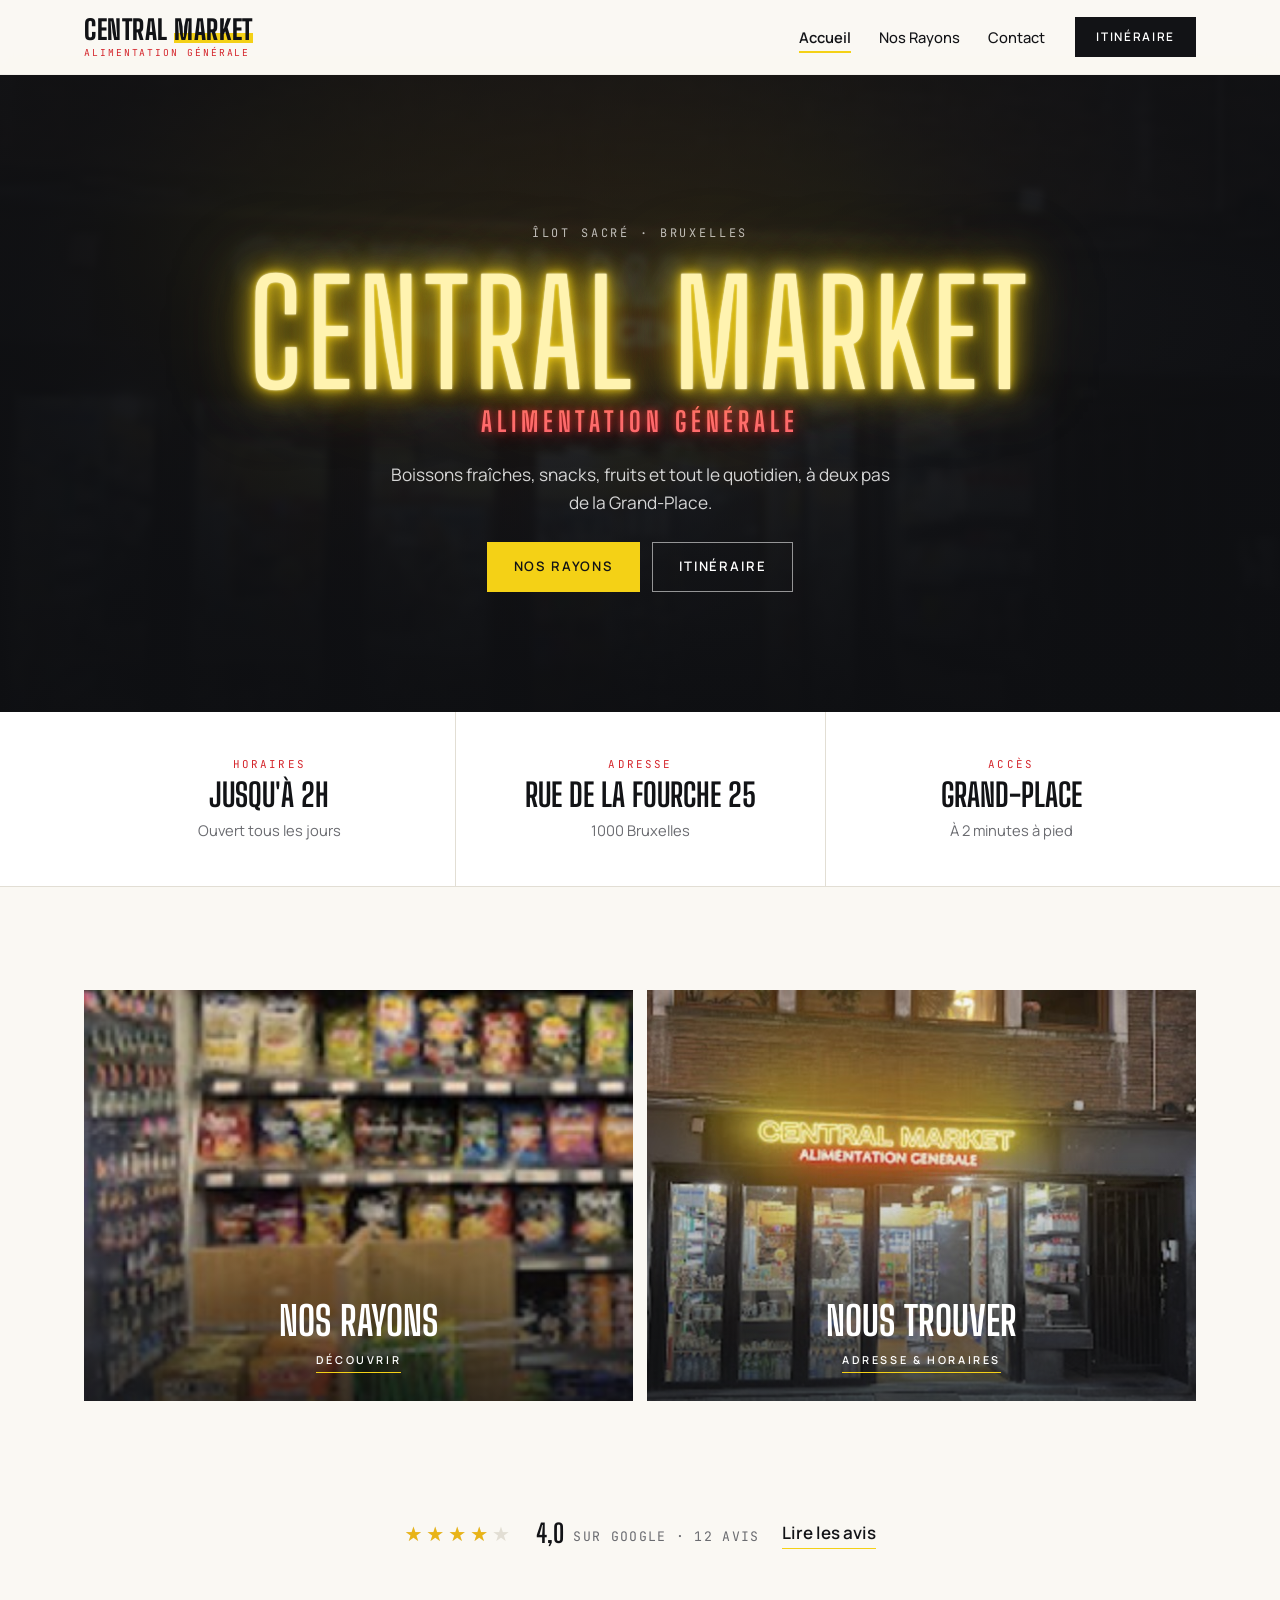
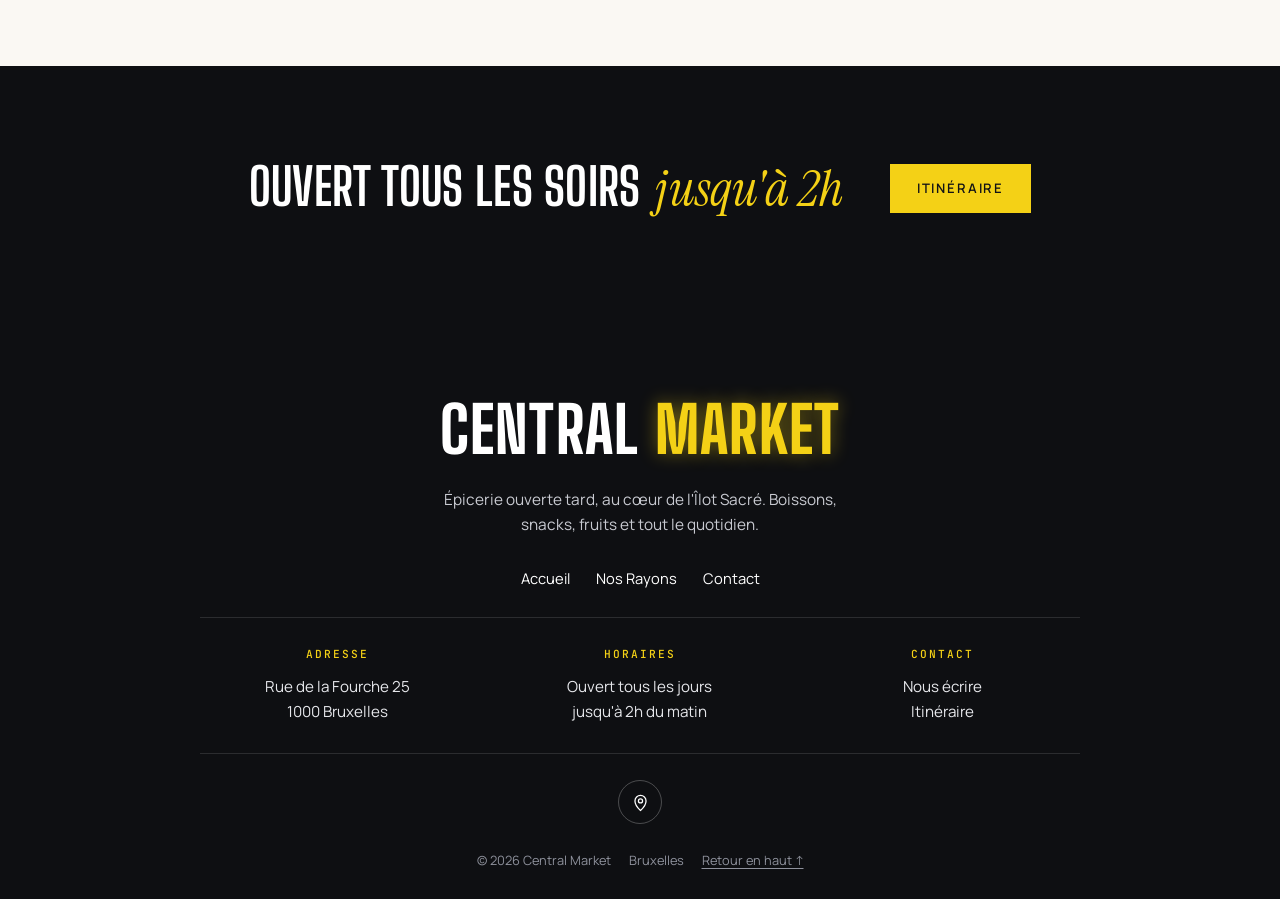
<file: index.html>
<!doctype html>
<html lang="fr">
<head>
<meta charset="utf-8">
<meta name="viewport" content="width=device-width, initial-scale=1, viewport-fit=cover">
<meta name="theme-color" content="#0E0F12">
<meta property="og:title" content="Central Market">
<meta property="og:description" content="Central Market, épicerie ouverte tard, Rue de la Fourche 25, à deux pas de la Grand-Place de Bruxelles.">
<meta property="og:image" content="images/facade.jpg">
<title>Central Market</title>
<meta name="description" content="Central Market, épicerie ouverte tard, Rue de la Fourche 25, à deux pas de la Grand-Place de Bruxelles.">
<link rel="preconnect" href="https://fonts.googleapis.com">
<link rel="preconnect" href="https://fonts.gstatic.com" crossorigin>
<link rel="stylesheet" href="https://fonts.googleapis.com/css2?family=Big+Shoulders+Display:wght@500;700;800&family=Instrument+Serif:ital@0;1&family=Manrope:wght@400;500;600&family=JetBrains+Mono:wght@400;500&display=swap">
<link rel="stylesheet" href="styles.css">
</head>
<body>
<header class="site-header" id="top">
  <div class="wrap header-in">
    <a class="logo" href="index.html" aria-label="Central Market, accueil">
      <span class="logo-name">Central <span>Market</span></span>
      <span class="logo-sub">Alimentation générale</span>
    </a>
    <nav class="nav" aria-label="Navigation principale">
      <ul class="nav-links">
        <li><a href="index.html" aria-current="page">Accueil</a></li>
        <li><a href="rayons.html">Nos Rayons</a></li>
        <li><a href="contact.html">Contact</a></li>
      </ul>
      <a class="btn btn-ink btn-sm" href="https://www.google.com/maps/dir/?api=1&amp;destination=Rue+de+la+Fourche+25,+1000+Bruxelles" target="_blank" rel="noopener">Itinéraire</a>
    </nav>
    <button class="burger" id="burger" type="button" aria-label="Ouvrir le menu" aria-expanded="false" aria-controls="mobile-menu">
      <span class="b-label">Menu</span><span class="b-icon" aria-hidden="true"><i></i><i></i></span>
    </button>
  </div>
</header>

<div class="mobile-menu" id="mobile-menu" aria-hidden="true" inert>
  <div class="m-top">
    <a class="logo" href="index.html" aria-label="Central Market, accueil">
      <span class="logo-name">Central <span>Market</span></span>
      <span class="logo-sub">Alimentation générale</span>
    </a>
    <button class="burger m-close" type="button" aria-expanded="true" aria-label="Fermer le menu">
      <span class="b-label">Fermer</span><span class="b-icon" aria-hidden="true"><i></i><i></i></span>
    </button>
  </div>
  <nav class="m-nav" aria-label="Menu mobile">
    <ul class="m-list">
      <li style="--i:0"><a class="m-link" href="index.html" aria-current="page">Accueil</a></li>
      <li style="--i:1"><a class="m-link" href="rayons.html">Nos Rayons</a></li>
      <li style="--i:2"><a class="m-link" href="contact.html">Contact</a></li>
    </ul>
    <span class="m-orn" aria-hidden="true"></span>
    <a class="m-cta" href="https://www.google.com/maps/dir/?api=1&amp;destination=Rue+de+la+Fourche+25,+1000+Bruxelles" target="_blank" rel="noopener">Itinéraire</a>
  </nav>
</div>
<main>
<section class="hero" aria-label="Central Market">
  <div class="hero-bg" aria-hidden="true"></div>
  <div class="wrap hero-in">
    <p class="hero-eyebrow">Îlot Sacré · Bruxelles</p>
    <h1 class="neon-sign"><span class="neon">Central Market</span><span class="neon-sub">Alimentation générale</span></h1>
    <p class="hero-lead">Boissons fraîches, snacks, fruits et tout le quotidien, à deux pas de la Grand-Place.</p>
    <div class="hero-cta">
      <a class="btn btn-neon" href="rayons.html">Nos rayons</a>
      <a class="btn btn-line" href="https://www.google.com/maps/dir/?api=1&amp;destination=Rue+de+la+Fourche+25,+1000+Bruxelles" target="_blank" rel="noopener">Itinéraire</a>
    </div>
  </div>
</section>

<section class="home-info" aria-label="Infos pratiques">
  <div class="wrap info3">
    <div><span class="i-label">Horaires</span><b>Jusqu'à 2h</b><span>Ouvert tous les jours</span></div>
    <div><span class="i-label">Adresse</span><b>Rue de la Fourche 25</b><span>1000 Bruxelles</span></div>
    <div><span class="i-label">Accès</span><b>Grand-Place</b><span>À 2 minutes à pied</span></div>
  </div>
</section>

<section class="home-tiles" aria-label="Découvrir">
  <div class="wrap tiles2">
    <a class="tile" href="rayons.html"><img src="images/rayons.jpg" alt="" loading="lazy" width="252" height="424"><span class="tile-cap"><b>Nos rayons</b><em>Découvrir</em></span></a>
    <a class="tile" href="contact.html"><img src="images/facade.jpg" alt="" loading="lazy" width="568" height="424"><span class="tile-cap"><b>Nous trouver</b><em>Adresse &amp; horaires</em></span></a>
  </div>
</section>

<section class="home-rating">
  <div class="wrap hr">
    <span class="stars" role="img" aria-label="4 étoiles sur 5"><span style="width:80%"></span></span>
    <p><b>4,0</b> sur Google · 12 avis</p>
    <a class="link" href="https://www.google.com/maps/search/?api=1&amp;query=Central+Market+Rue+de+la+Fourche+25+1000+Bruxelles" target="_blank" rel="noopener">Lire les avis</a>
  </div>
</section>
<section class="cta-band">
  <div class="wrap cta-in">
    <h2>Ouvert tous les soirs <em>jusqu'à 2h</em></h2>
    <a class="btn btn-neon" href="https://www.google.com/maps/dir/?api=1&amp;destination=Rue+de+la+Fourche+25,+1000+Bruxelles" target="_blank" rel="noopener">Itinéraire</a>
  </div>
</section>
</main>

<footer class="site-footer">
  <div class="wrap f-in">
    <div class="f-logo">Central <span>Market</span></div>
    <p class="f-tag">Épicerie ouverte tard, au cœur de l'Îlot Sacré. Boissons, snacks, fruits et tout le quotidien.</p>
    <ul class="f-nav">
      <li><a href="index.html">Accueil</a></li>
      <li><a href="rayons.html">Nos Rayons</a></li>
      <li><a href="contact.html">Contact</a></li>
    </ul>
    <div class="f-cols">
      <div><h4>Adresse</h4><p>Rue de la Fourche 25<br>1000 Bruxelles</p></div>
      <div><h4>Horaires</h4><p>Ouvert tous les jours<br>jusqu'à 2h du matin</p></div>
      <div><h4>Contact</h4><p><a href="contact.html">Nous écrire</a><br><a href="https://www.google.com/maps/dir/?api=1&amp;destination=Rue+de+la+Fourche+25,+1000+Bruxelles" target="_blank" rel="noopener">Itinéraire</a></p></div>
    </div>
    <div class="socials">
      <a href="https://www.google.com/maps/search/?api=1&amp;query=Central+Market+Rue+de+la+Fourche+25+1000+Bruxelles" target="_blank" rel="noopener" aria-label="Central Market sur Google Maps"><svg viewBox="0 0 24 24" fill="none" stroke="currentColor" stroke-width="1.6" aria-hidden="true"><path d="M12 22s7-6.2 7-12a7 7 0 1 0-14 0c0 5.8 7 12 7 12z"/><circle cx="12" cy="10" r="2.6"/></svg></a>
    </div>
    <div class="f-small">
      <span>© <span id="year">2026</span> Central Market</span>
      <span>Bruxelles</span>
      <button type="button" class="f-top" data-top>Retour en haut ↑</button>
    </div>
  </div>
</footer>
<button type="button" class="to-top" id="to-top" data-top aria-label="Retour en haut de la page"><svg viewBox="0 0 24 24" fill="none" stroke="currentColor" stroke-width="1.8" aria-hidden="true"><path d="M12 19V5M6 11l6-6 6 6"/></svg></button>
<script src="script.js"></script>
</body>
</html>
</file>
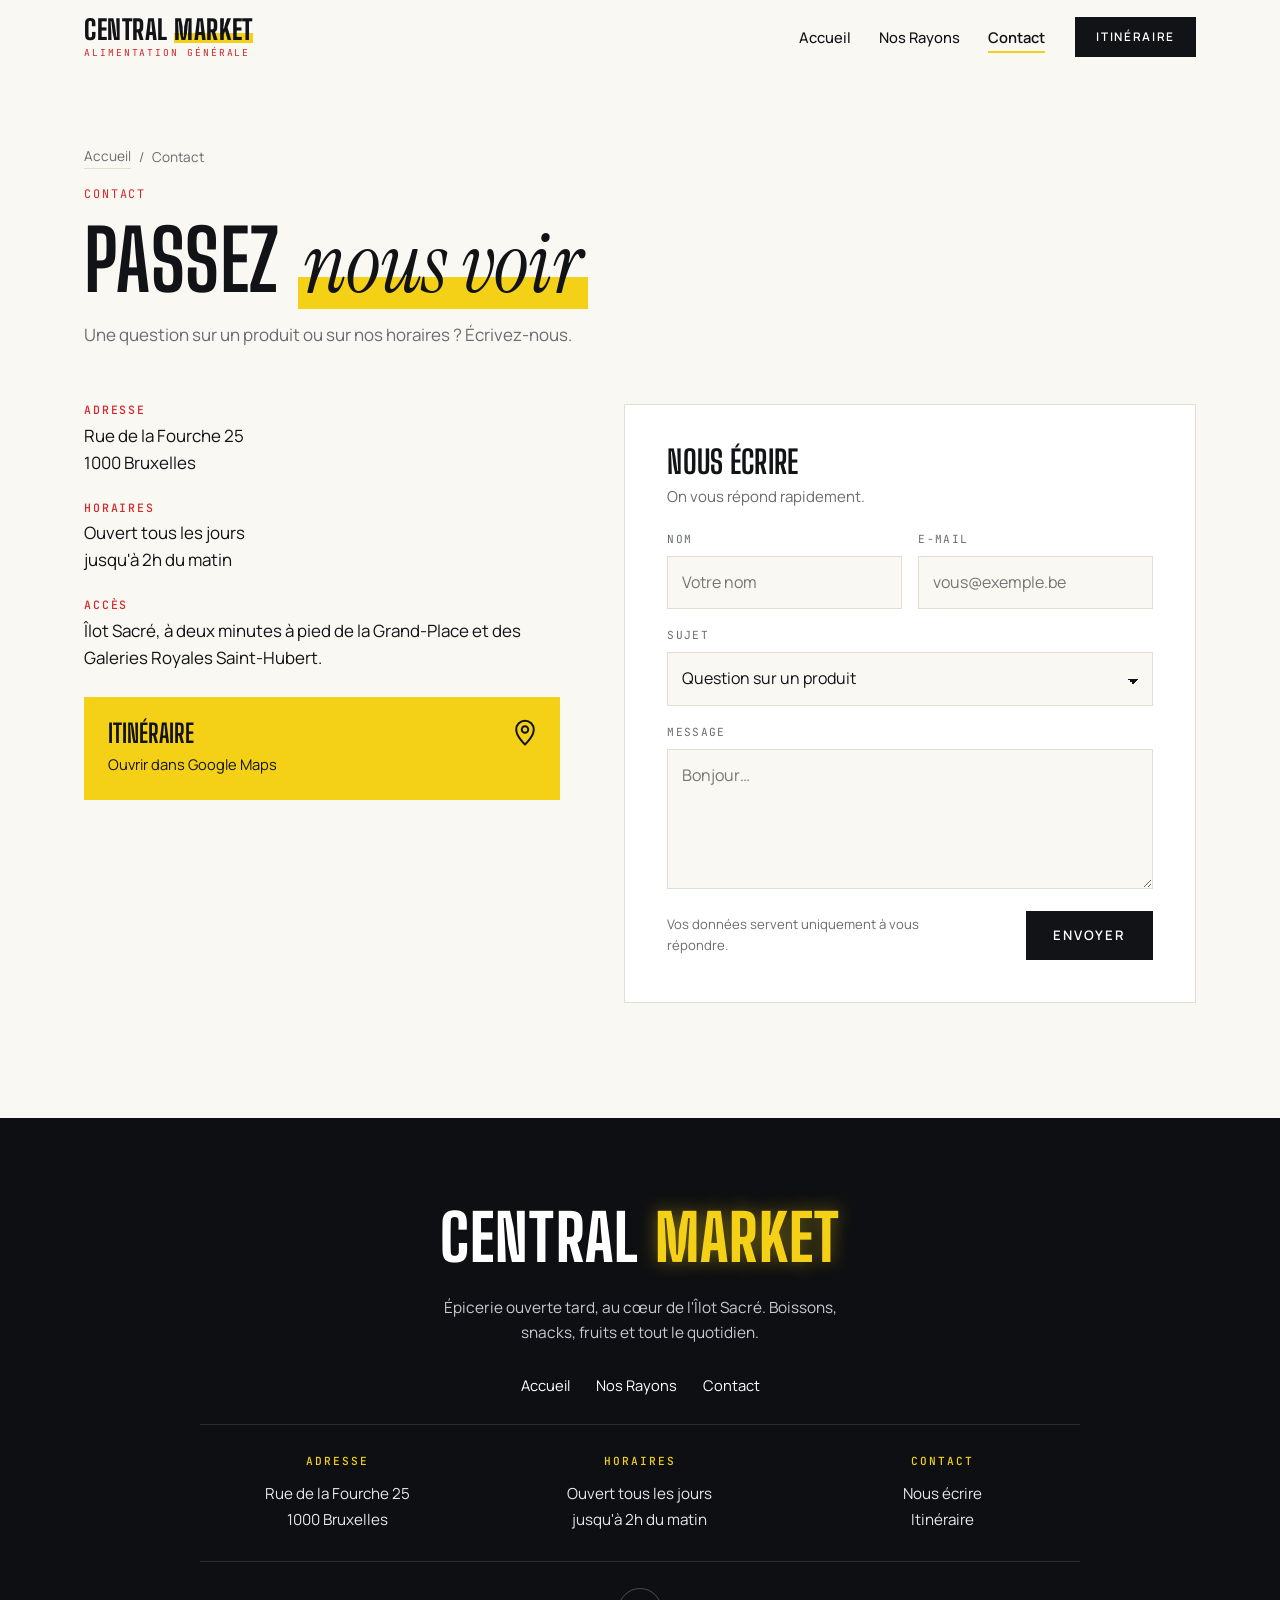
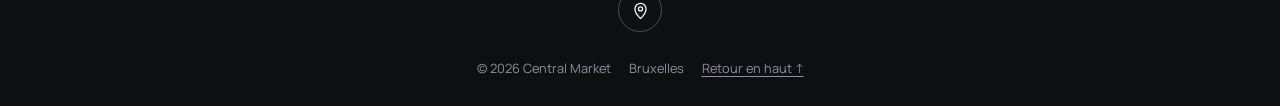
<file: contact.html>
<!doctype html>
<html lang="fr">
<head>
<meta charset="utf-8">
<meta name="viewport" content="width=device-width, initial-scale=1, viewport-fit=cover">
<meta name="theme-color" content="#0E0F12">
<meta property="og:title" content="Contact · Central Market">
<meta property="og:description" content="Adresse, horaires et formulaire de contact de Central Market, Rue de la Fourche 25, Bruxelles.">
<meta property="og:image" content="images/facade.jpg">
<title>Contact · Central Market</title>
<meta name="description" content="Adresse, horaires et formulaire de contact de Central Market, Rue de la Fourche 25, Bruxelles.">
<link rel="preconnect" href="https://fonts.googleapis.com">
<link rel="preconnect" href="https://fonts.gstatic.com" crossorigin>
<link rel="stylesheet" href="https://fonts.googleapis.com/css2?family=Big+Shoulders+Display:wght@500;700;800&family=Instrument+Serif:ital@0;1&family=Manrope:wght@400;500;600&family=JetBrains+Mono:wght@400;500&display=swap">
<link rel="stylesheet" href="styles.css">
</head>
<body>
<header class="site-header" id="top">
  <div class="wrap header-in">
    <a class="logo" href="index.html" aria-label="Central Market, accueil">
      <span class="logo-name">Central <span>Market</span></span>
      <span class="logo-sub">Alimentation générale</span>
    </a>
    <nav class="nav" aria-label="Navigation principale">
      <ul class="nav-links">
        <li><a href="index.html">Accueil</a></li>
        <li><a href="rayons.html">Nos Rayons</a></li>
        <li><a href="contact.html" aria-current="page">Contact</a></li>
      </ul>
      <a class="btn btn-ink btn-sm" href="https://www.google.com/maps/dir/?api=1&amp;destination=Rue+de+la+Fourche+25,+1000+Bruxelles" target="_blank" rel="noopener">Itinéraire</a>
    </nav>
    <button class="burger" id="burger" type="button" aria-label="Ouvrir le menu" aria-expanded="false" aria-controls="mobile-menu">
      <span class="b-label">Menu</span><span class="b-icon" aria-hidden="true"><i></i><i></i></span>
    </button>
  </div>
</header>

<div class="mobile-menu" id="mobile-menu" aria-hidden="true" inert>
  <div class="m-top">
    <a class="logo" href="index.html" aria-label="Central Market, accueil">
      <span class="logo-name">Central <span>Market</span></span>
      <span class="logo-sub">Alimentation générale</span>
    </a>
    <button class="burger m-close" type="button" aria-expanded="true" aria-label="Fermer le menu">
      <span class="b-label">Fermer</span><span class="b-icon" aria-hidden="true"><i></i><i></i></span>
    </button>
  </div>
  <nav class="m-nav" aria-label="Menu mobile">
    <ul class="m-list">
      <li style="--i:0"><a class="m-link" href="index.html">Accueil</a></li>
      <li style="--i:1"><a class="m-link" href="rayons.html">Nos Rayons</a></li>
      <li style="--i:2"><a class="m-link" href="contact.html" aria-current="page">Contact</a></li>
    </ul>
    <span class="m-orn" aria-hidden="true"></span>
    <a class="m-cta" href="https://www.google.com/maps/dir/?api=1&amp;destination=Rue+de+la+Fourche+25,+1000+Bruxelles" target="_blank" rel="noopener">Itinéraire</a>
  </nav>
</div>
<main>
<section class="section page-first">
  <div class="wrap">
    <div class="section-head">
      <nav class="crumb" aria-label="Fil d'Ariane"><a href="index.html">Accueil</a><span aria-hidden="true">/</span><span aria-current="page">Contact</span></nav>
      <span class="eyebrow">Contact</span>
      <h1>Passez <em>nous voir</em></h1>
      <p>Une question sur un produit ou sur nos horaires ? Écrivez-nous.</p>
    </div>
    <div class="contact-grid">
      <div class="info">
        <div class="info-block"><h3>Adresse</h3><p>Rue de la Fourche 25<br>1000 Bruxelles</p></div>
        <div class="info-block"><h3>Horaires</h3><p>Ouvert tous les jours<br>jusqu'à 2h du matin</p></div>
        <div class="info-block"><h3>Accès</h3><p>Îlot Sacré, à deux minutes à pied de la Grand-Place et des Galeries Royales Saint-Hubert.</p></div>
        <a class="map-card" href="https://www.google.com/maps/dir/?api=1&amp;destination=Rue+de+la+Fourche+25,+1000+Bruxelles" target="_blank" rel="noopener"><svg viewBox="0 0 24 24" fill="none" stroke="currentColor" stroke-width="1.6" aria-hidden="true"><path d="M12 22s7-6.2 7-12a7 7 0 1 0-14 0c0 5.8 7 12 7 12z"/><circle cx="12" cy="10" r="2.6"/></svg><b>Itinéraire</b><span>Ouvrir dans Google Maps</span></a>
      </div>
      <form class="card-form" id="form-contact" novalidate>
        <h2 class="form-title">Nous écrire</h2>
        <p class="sub">On vous répond rapidement.</p>
        <input type="checkbox" name="botcheck" class="hp" tabindex="-1" autocomplete="off" aria-hidden="true">
        <div class="fields">
          <div class="field"><label for="c-nom">Nom</label><input id="c-nom" name="name" type="text" autocomplete="name" required placeholder="Votre nom"></div>
          <div class="field"><label for="c-email">E-mail</label><input id="c-email" name="email" type="email" autocomplete="email" required placeholder="vous@exemple.be"></div>
          <div class="field full"><label for="c-sujet">Sujet</label><select id="c-sujet" name="sujet"><option>Question sur un produit</option><option>Horaires &amp; accès</option><option>Fournisseur &amp; partenariat</option><option>Autre</option></select></div>
          <div class="field full"><label for="c-msg">Message</label><textarea id="c-msg" name="message" required placeholder="Bonjour…"></textarea></div>
        </div>
        <div class="form-foot">
          <small>Vos données servent uniquement à vous répondre.</small>
          <button class="btn btn-ink" type="submit">Envoyer</button>
        </div>
        <div class="status" role="status" aria-live="polite"></div>
      </form>
    </div>
  </div>
</section>
</main>

<footer class="site-footer">
  <div class="wrap f-in">
    <div class="f-logo">Central <span>Market</span></div>
    <p class="f-tag">Épicerie ouverte tard, au cœur de l'Îlot Sacré. Boissons, snacks, fruits et tout le quotidien.</p>
    <ul class="f-nav">
      <li><a href="index.html">Accueil</a></li>
      <li><a href="rayons.html">Nos Rayons</a></li>
      <li><a href="contact.html">Contact</a></li>
    </ul>
    <div class="f-cols">
      <div><h4>Adresse</h4><p>Rue de la Fourche 25<br>1000 Bruxelles</p></div>
      <div><h4>Horaires</h4><p>Ouvert tous les jours<br>jusqu'à 2h du matin</p></div>
      <div><h4>Contact</h4><p><a href="contact.html">Nous écrire</a><br><a href="https://www.google.com/maps/dir/?api=1&amp;destination=Rue+de+la+Fourche+25,+1000+Bruxelles" target="_blank" rel="noopener">Itinéraire</a></p></div>
    </div>
    <div class="socials">
      <a href="https://www.google.com/maps/search/?api=1&amp;query=Central+Market+Rue+de+la+Fourche+25+1000+Bruxelles" target="_blank" rel="noopener" aria-label="Central Market sur Google Maps"><svg viewBox="0 0 24 24" fill="none" stroke="currentColor" stroke-width="1.6" aria-hidden="true"><path d="M12 22s7-6.2 7-12a7 7 0 1 0-14 0c0 5.8 7 12 7 12z"/><circle cx="12" cy="10" r="2.6"/></svg></a>
    </div>
    <div class="f-small">
      <span>© <span id="year">2026</span> Central Market</span>
      <span>Bruxelles</span>
      <button type="button" class="f-top" data-top>Retour en haut ↑</button>
    </div>
  </div>
</footer>
<button type="button" class="to-top" id="to-top" data-top aria-label="Retour en haut de la page"><svg viewBox="0 0 24 24" fill="none" stroke="currentColor" stroke-width="1.8" aria-hidden="true"><path d="M12 19V5M6 11l6-6 6 6"/></svg></button>
<script src="script.js"></script>
</body>
</html>
</file>
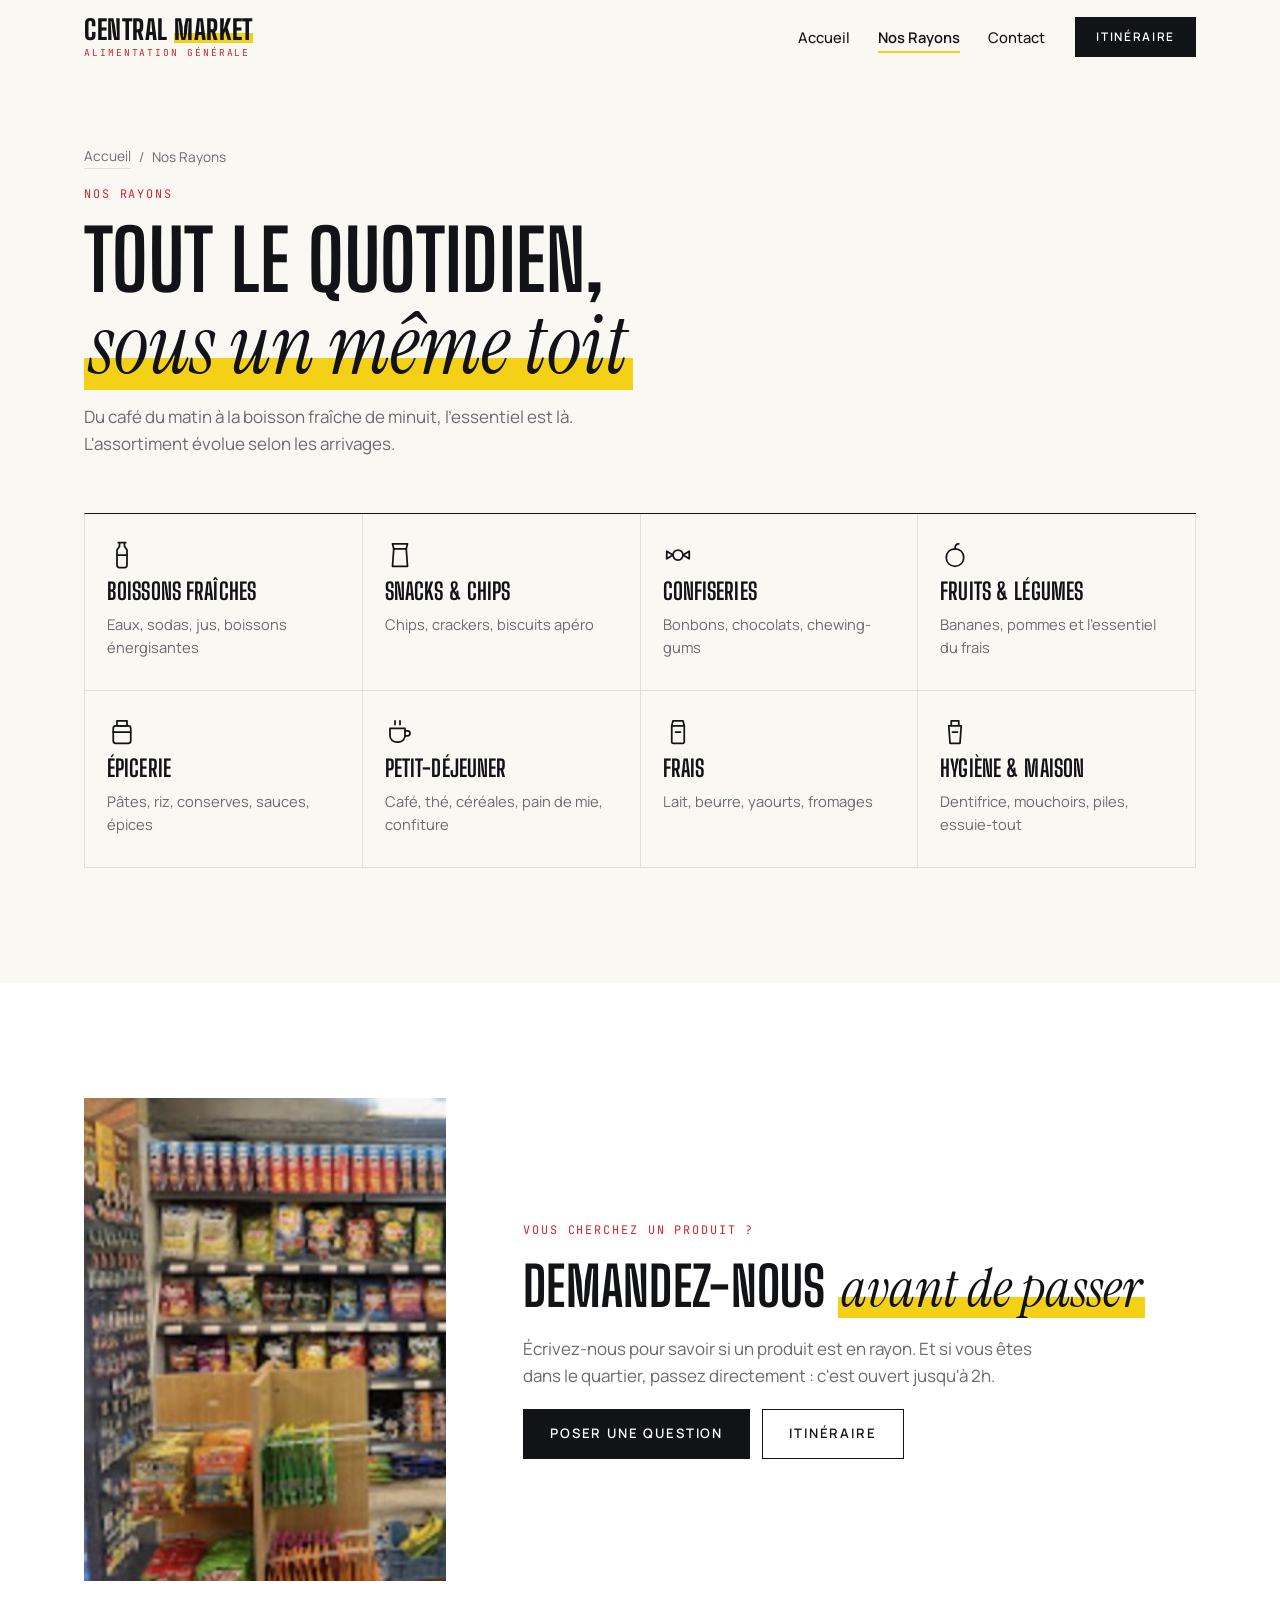
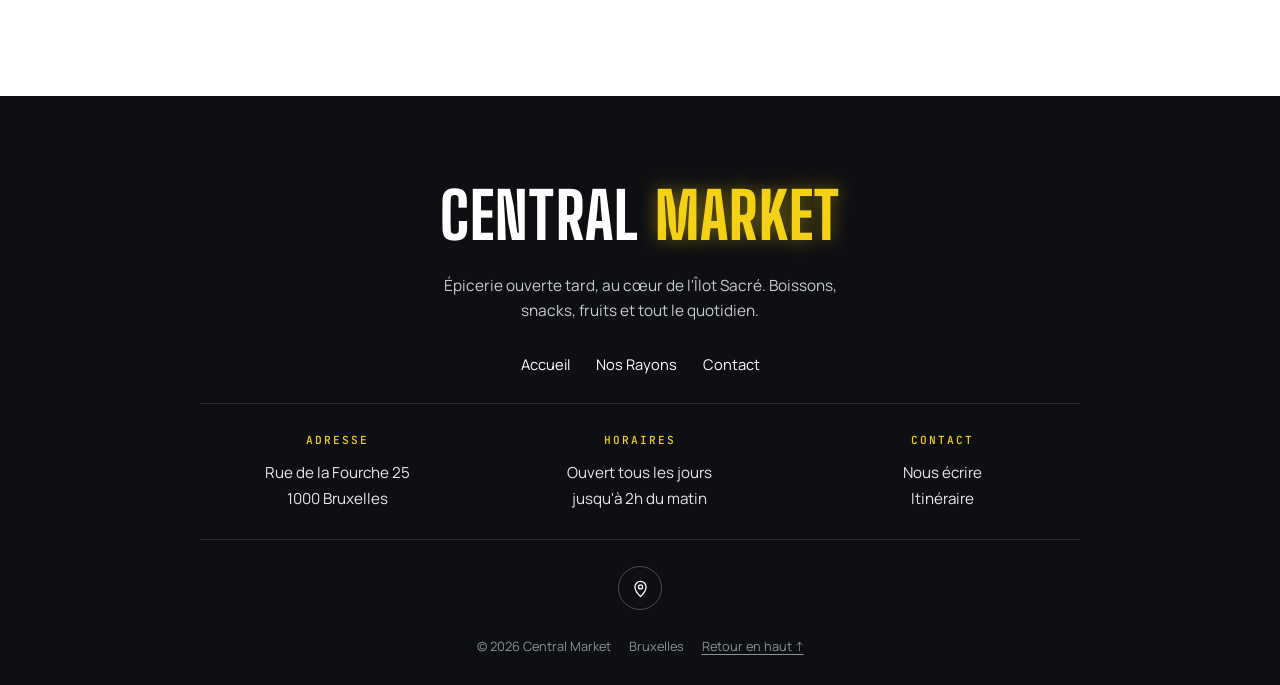
<file: rayons.html>
<!doctype html>
<html lang="fr">
<head>
<meta charset="utf-8">
<meta name="viewport" content="width=device-width, initial-scale=1, viewport-fit=cover">
<meta name="theme-color" content="#0E0F12">
<meta property="og:title" content="Nos Rayons · Central Market">
<meta property="og:description" content="Boissons fraîches, snacks, fruits, épicerie, hygiène : tout le quotidien chez Central Market.">
<meta property="og:image" content="images/facade.jpg">
<title>Nos Rayons · Central Market</title>
<meta name="description" content="Boissons fraîches, snacks, fruits, épicerie, hygiène : tout le quotidien chez Central Market.">
<link rel="preconnect" href="https://fonts.googleapis.com">
<link rel="preconnect" href="https://fonts.gstatic.com" crossorigin>
<link rel="stylesheet" href="https://fonts.googleapis.com/css2?family=Big+Shoulders+Display:wght@500;700;800&family=Instrument+Serif:ital@0;1&family=Manrope:wght@400;500;600&family=JetBrains+Mono:wght@400;500&display=swap">
<link rel="stylesheet" href="styles.css">
</head>
<body>
<header class="site-header" id="top">
  <div class="wrap header-in">
    <a class="logo" href="index.html" aria-label="Central Market, accueil">
      <span class="logo-name">Central <span>Market</span></span>
      <span class="logo-sub">Alimentation générale</span>
    </a>
    <nav class="nav" aria-label="Navigation principale">
      <ul class="nav-links">
        <li><a href="index.html">Accueil</a></li>
        <li><a href="rayons.html" aria-current="page">Nos Rayons</a></li>
        <li><a href="contact.html">Contact</a></li>
      </ul>
      <a class="btn btn-ink btn-sm" href="https://www.google.com/maps/dir/?api=1&amp;destination=Rue+de+la+Fourche+25,+1000+Bruxelles" target="_blank" rel="noopener">Itinéraire</a>
    </nav>
    <button class="burger" id="burger" type="button" aria-label="Ouvrir le menu" aria-expanded="false" aria-controls="mobile-menu">
      <span class="b-label">Menu</span><span class="b-icon" aria-hidden="true"><i></i><i></i></span>
    </button>
  </div>
</header>

<div class="mobile-menu" id="mobile-menu" aria-hidden="true" inert>
  <div class="m-top">
    <a class="logo" href="index.html" aria-label="Central Market, accueil">
      <span class="logo-name">Central <span>Market</span></span>
      <span class="logo-sub">Alimentation générale</span>
    </a>
    <button class="burger m-close" type="button" aria-expanded="true" aria-label="Fermer le menu">
      <span class="b-label">Fermer</span><span class="b-icon" aria-hidden="true"><i></i><i></i></span>
    </button>
  </div>
  <nav class="m-nav" aria-label="Menu mobile">
    <ul class="m-list">
      <li style="--i:0"><a class="m-link" href="index.html">Accueil</a></li>
      <li style="--i:1"><a class="m-link" href="rayons.html" aria-current="page">Nos Rayons</a></li>
      <li style="--i:2"><a class="m-link" href="contact.html">Contact</a></li>
    </ul>
    <span class="m-orn" aria-hidden="true"></span>
    <a class="m-cta" href="https://www.google.com/maps/dir/?api=1&amp;destination=Rue+de+la+Fourche+25,+1000+Bruxelles" target="_blank" rel="noopener">Itinéraire</a>
  </nav>
</div>
<main>
<section class="section page-first">
  <div class="wrap">
    <div class="section-head">
      <nav class="crumb" aria-label="Fil d'Ariane"><a href="index.html">Accueil</a><span aria-hidden="true">/</span><span aria-current="page">Nos Rayons</span></nav>
      <span class="eyebrow">Nos Rayons</span>
      <h1>Tout le quotidien, <em>sous un même toit</em></h1>
      <p>Du café du matin à la boisson fraîche de minuit, l'essentiel est là. L'assortiment évolue selon les arrivages.</p>
    </div>
    <div class="cats">
      <article class="cat"><svg viewBox="0 0 24 24" fill="none" stroke="currentColor" stroke-width="1.4" stroke-linecap="round" stroke-linejoin="round" aria-hidden="true"><path d="M9 2h6M10 2v3l-2 3v12a2 2 0 0 0 2 2h4a2 2 0 0 0 2-2V8l-2-3V2"/><path d="M8 12h8"/></svg><h3>Boissons fraîches</h3><p>Eaux, sodas, jus, boissons énergisantes</p></article>
      <article class="cat"><svg viewBox="0 0 24 24" fill="none" stroke="currentColor" stroke-width="1.4" stroke-linecap="round" stroke-linejoin="round" aria-hidden="true"><path d="M6 3h12l-1 4 1 14H6L7 7z"/><path d="M7 7h10"/></svg><h3>Snacks & chips</h3><p>Chips, crackers, biscuits apéro</p></article>
      <article class="cat"><svg viewBox="0 0 24 24" fill="none" stroke="currentColor" stroke-width="1.4" stroke-linecap="round" stroke-linejoin="round" aria-hidden="true"><circle cx="12" cy="12" r="4"/><path d="M8 12 3 9v6zM16 12l5-3v6z"/></svg><h3>Confiseries</h3><p>Bonbons, chocolats, chewing-gums</p></article>
      <article class="cat"><svg viewBox="0 0 24 24" fill="none" stroke="currentColor" stroke-width="1.4" stroke-linecap="round" stroke-linejoin="round" aria-hidden="true"><path d="M12 7c-4 0-7 3-7 7s3 7 7 7 7-3 7-7-3-7-7-7z"/><path d="M12 7c0-2 1-4 3-4"/></svg><h3>Fruits & légumes</h3><p>Bananes, pommes et l'essentiel du frais</p></article>
      <article class="cat"><svg viewBox="0 0 24 24" fill="none" stroke="currentColor" stroke-width="1.4" stroke-linecap="round" stroke-linejoin="round" aria-hidden="true"><rect x="5" y="7" width="14" height="14" rx="2"/><path d="M8 3h8v4H8zM5 12h14"/></svg><h3>Épicerie</h3><p>Pâtes, riz, conserves, sauces, épices</p></article>
      <article class="cat"><svg viewBox="0 0 24 24" fill="none" stroke="currentColor" stroke-width="1.4" stroke-linecap="round" stroke-linejoin="round" aria-hidden="true"><path d="M4 9h12v6a5 5 0 0 1-5 5H9a5 5 0 0 1-5-5z"/><path d="M16 11h2a2 2 0 0 1 0 4h-2M8 3v3M12 3v3"/></svg><h3>Petit-déjeuner</h3><p>Café, thé, céréales, pain de mie, confiture</p></article>
      <article class="cat"><svg viewBox="0 0 24 24" fill="none" stroke="currentColor" stroke-width="1.4" stroke-linecap="round" stroke-linejoin="round" aria-hidden="true"><path d="M8 3h8l1 4v13a1 1 0 0 1-1 1H8a1 1 0 0 1-1-1V7z"/><path d="M7 7h10M10 12h4"/></svg><h3>Frais</h3><p>Lait, beurre, yaourts, fromages</p></article>
      <article class="cat"><svg viewBox="0 0 24 24" fill="none" stroke="currentColor" stroke-width="1.4" stroke-linecap="round" stroke-linejoin="round" aria-hidden="true"><path d="M9 3h6v4H9zM7 7h10l-1 14H8z"/><path d="M10 12h4"/></svg><h3>Hygiène & maison</h3><p>Dentifrice, mouchoirs, piles, essuie-tout</p></article>
    </div>
  </div>
</section>

<section class="section shelf">
  <div class="wrap shelf-in">
    <figure class="frame tall"><img src="images/rayons.jpg" alt="Les rayons de snacks et de chips" width="252" height="424"></figure>
    <div class="shelf-copy">
      <span class="eyebrow">Vous cherchez un produit ?</span>
      <h2>Demandez-nous <em>avant de passer</em></h2>
      <p>Écrivez-nous pour savoir si un produit est en rayon. Et si vous êtes dans le quartier, passez directement : c'est ouvert jusqu'à 2h.</p>
      <div class="row-btns">
        <a class="btn btn-ink" href="contact.html">Poser une question</a>
        <a class="btn btn-line-ink" href="https://www.google.com/maps/dir/?api=1&amp;destination=Rue+de+la+Fourche+25,+1000+Bruxelles" target="_blank" rel="noopener">Itinéraire</a>
      </div>
    </div>
  </div>
</section>
</main>

<footer class="site-footer">
  <div class="wrap f-in">
    <div class="f-logo">Central <span>Market</span></div>
    <p class="f-tag">Épicerie ouverte tard, au cœur de l'Îlot Sacré. Boissons, snacks, fruits et tout le quotidien.</p>
    <ul class="f-nav">
      <li><a href="index.html">Accueil</a></li>
      <li><a href="rayons.html">Nos Rayons</a></li>
      <li><a href="contact.html">Contact</a></li>
    </ul>
    <div class="f-cols">
      <div><h4>Adresse</h4><p>Rue de la Fourche 25<br>1000 Bruxelles</p></div>
      <div><h4>Horaires</h4><p>Ouvert tous les jours<br>jusqu'à 2h du matin</p></div>
      <div><h4>Contact</h4><p><a href="contact.html">Nous écrire</a><br><a href="https://www.google.com/maps/dir/?api=1&amp;destination=Rue+de+la+Fourche+25,+1000+Bruxelles" target="_blank" rel="noopener">Itinéraire</a></p></div>
    </div>
    <div class="socials">
      <a href="https://www.google.com/maps/search/?api=1&amp;query=Central+Market+Rue+de+la+Fourche+25+1000+Bruxelles" target="_blank" rel="noopener" aria-label="Central Market sur Google Maps"><svg viewBox="0 0 24 24" fill="none" stroke="currentColor" stroke-width="1.6" aria-hidden="true"><path d="M12 22s7-6.2 7-12a7 7 0 1 0-14 0c0 5.8 7 12 7 12z"/><circle cx="12" cy="10" r="2.6"/></svg></a>
    </div>
    <div class="f-small">
      <span>© <span id="year">2026</span> Central Market</span>
      <span>Bruxelles</span>
      <button type="button" class="f-top" data-top>Retour en haut ↑</button>
    </div>
  </div>
</footer>
<button type="button" class="to-top" id="to-top" data-top aria-label="Retour en haut de la page"><svg viewBox="0 0 24 24" fill="none" stroke="currentColor" stroke-width="1.8" aria-hidden="true"><path d="M12 19V5M6 11l6-6 6 6"/></svg></button>
<script src="script.js"></script>
</body>
</html>
</file>
<file: styles.css>
/* Central Market : l'enseigne jaune allumée dans la nuit. Fond papier clair, encre noire, jaune néon réservé à l'enseigne et aux appels à l'action. */
:root{
  --paper:#FAF8F3;
  --paper-2:#F2EFE7;
  --white:#FFFFFF;
  --ink:#121316;
  --night:#0E0F12;
  --night-2:#191B20;
  --neon:#F4D116;
  --neon-glow:#FFF3B0;
  --red:#D5262C;
  --mute:#6A6B70;
  --line:#E2DED4;
  --ok:#1E7A4B;
  --err:#B3261E;

  --f-sign:"Big Shoulders Display","Oswald","Arial Narrow",sans-serif;
  --f-serif:"Instrument Serif","Didot",Georgia,serif;
  --f-body:"Manrope",system-ui,-apple-system,"Segoe UI",sans-serif;
  --f-mono:"JetBrains Mono",ui-monospace,Menlo,monospace;

  --header-h:74px;
  --gutter:clamp(16px,4vw,44px);
  --max:1200px;
  color-scheme:light;
}
*,*::before,*::after{box-sizing:border-box}
html{background:var(--paper)}
body{margin:0;background:var(--paper);color:var(--ink);font-family:var(--f-body);font-size:17px;line-height:1.6;padding-top:calc(var(--header-h) + env(safe-area-inset-top,0px));-webkit-font-smoothing:antialiased;overflow-x:hidden}
body.menu-open{overflow:hidden}
img{max-width:100%;display:block}
a{color:inherit}
:focus-visible{outline:2px solid var(--ink);outline-offset:3px}
h1,h2,h3{margin:0;font-family:var(--f-sign);font-weight:700;text-transform:uppercase;line-height:.98;letter-spacing:.005em;text-wrap:balance}
h1 em,h2 em{font-family:var(--f-serif);font-style:italic;font-weight:400;text-transform:none;letter-spacing:0;background:linear-gradient(transparent 62%,var(--neon) 62% 92%,transparent 92%);padding-inline:.06em}
p{margin:0}
.wrap{max-width:var(--max);margin-inline:auto;padding-inline:var(--gutter)}
.eyebrow{font-family:var(--f-mono);font-size:.74rem;letter-spacing:.16em;text-transform:uppercase;color:var(--red)}
.section{padding-block:clamp(64px,9vw,120px)}
.page-first.section{padding-top:clamp(36px,6vw,72px)}
.section-head{display:grid;gap:16px;max-width:760px;margin-bottom:clamp(36px,5vw,56px)}
.section-head h1{font-size:clamp(2.8rem,7vw,5.2rem)}
.section-head p{color:var(--mute);max-width:58ch}
.crumb{display:flex;flex-wrap:wrap;gap:8px;align-items:center;font-size:.85rem;color:var(--mute)}
.crumb a{text-decoration:none;border-bottom:1px solid var(--line)}
.crumb a:hover{color:var(--ink);border-color:var(--ink)}
.link{font-weight:600;text-decoration:none;border-bottom:1.5px solid var(--neon);padding-bottom:2px}
.link:hover{border-color:var(--ink)}

/* Boutons */
.btn{display:inline-flex;align-items:center;justify-content:center;gap:10px;font:600 .82rem/1 var(--f-body);letter-spacing:.14em;text-transform:uppercase;padding:17px 26px;border:1.5px solid transparent;border-radius:0;text-decoration:none;cursor:pointer;transition:background .25s,color .25s,border-color .25s,box-shadow .25s}
.btn-sm{padding:13px 20px;font-size:.74rem}
.btn-neon{background:var(--neon);color:var(--ink);border-color:var(--neon)}
.btn-neon:hover{box-shadow:0 0 0 4px rgba(244,209,22,.25),0 0 30px rgba(244,209,22,.45)}
.btn-line{background:transparent;color:#fff;border-color:rgba(255,255,255,.55)}
.btn-line:hover{border-color:#fff;background:rgba(255,255,255,.08)}
.btn-ink{background:var(--ink);color:#fff;border-color:var(--ink)}
.btn-ink:hover{background:#000}
.btn-line-ink{background:transparent;color:var(--ink);border-color:var(--ink)}
.btn-line-ink:hover{background:var(--ink);color:#fff}
.btn[disabled]{opacity:.6;cursor:wait}

/* Header fixe */
.site-header{position:fixed;inset:0 0 auto 0;z-index:50;padding-top:env(safe-area-inset-top,0px);background:rgba(250,248,243,.94);backdrop-filter:saturate(1.3) blur(12px);-webkit-backdrop-filter:saturate(1.3) blur(12px);border-bottom:1px solid transparent;transition:border-color .3s,box-shadow .3s}
.site-header.scrolled{border-bottom-color:var(--line);box-shadow:0 8px 24px -20px rgba(18,19,22,.4)}
.header-in{height:var(--header-h);display:flex;align-items:center;justify-content:space-between;gap:20px}
.logo{display:flex;flex-direction:column;text-decoration:none;line-height:1}
.logo-name{font-family:var(--f-sign);font-weight:800;font-size:1.7rem;text-transform:uppercase;letter-spacing:.02em;color:var(--ink)}
.logo-name span{background:linear-gradient(transparent 60%,var(--neon) 60% 92%,transparent 92%)}
.logo-sub{font-family:var(--f-mono);font-size:.6rem;letter-spacing:.2em;text-transform:uppercase;color:var(--red);margin-top:5px}
.nav{display:flex;align-items:center;gap:30px}
.nav-links{display:flex;gap:28px;list-style:none;margin:0;padding:0}
.nav-links a{position:relative;text-decoration:none;font-size:.92rem;font-weight:500;padding-block:6px}
.nav-links a::after{content:"";position:absolute;left:0;right:0;bottom:0;height:2px;background:var(--neon);transform:scaleX(0);transform-origin:left;transition:transform .3s}
.nav-links a:hover::after,.nav-links a[aria-current="page"]::after{transform:scaleX(1)}
.nav-links a[aria-current="page"]{font-weight:600}

/* Bouton menu */
.burger{display:none;align-items:center;gap:12px;height:44px;padding:0 2px 0 8px;border:0;background:transparent;color:var(--ink);font:600 .72rem/1 var(--f-body);letter-spacing:.22em;text-transform:uppercase;cursor:pointer}
.burger .b-label{min-width:4.6em;text-align:right}
.burger .b-icon{position:relative;width:26px;height:10px}
.burger .b-icon i{position:absolute;left:0;right:0;height:1.5px;background:currentColor;transition:transform .45s cubic-bezier(.7,0,.2,1),top .45s cubic-bezier(.7,0,.2,1),left .45s cubic-bezier(.7,0,.2,1)}
.burger .b-icon i:first-child{top:0}
.burger .b-icon i:last-child{top:8.5px;left:8px}
.burger:hover .b-icon i:last-child{left:0}
.burger[aria-expanded="true"] .b-icon i:first-child{top:4.5px;transform:rotate(30deg)}
.burger[aria-expanded="true"] .b-icon i:last-child{top:4.5px;left:0;transform:rotate(-30deg)}
@media (max-width:960px){
  :root{--header-h:66px}
  .nav{display:none}
  .burger{display:inline-flex}
}
@media (max-width:420px){.logo-name{font-size:1.5rem}.logo-sub{font-size:.56rem;letter-spacing:.14em}}

/* Menu mobile plein écran, centré */
.mobile-menu{position:fixed;inset:0;z-index:60;background:var(--paper);color:var(--ink);display:flex;flex-direction:column;align-items:center;text-align:center;padding:env(safe-area-inset-top,0px) var(--gutter) calc(30px + env(safe-area-inset-bottom,0px));overflow-y:auto;overscroll-behavior:contain;opacity:0;visibility:hidden;transition:opacity .45s ease,visibility 0s linear .45s}
.mobile-menu.open{opacity:1;visibility:visible;transition:opacity .45s ease,visibility 0s}
.mobile-menu::before{content:"";position:absolute;inset:calc(var(--header-h) + env(safe-area-inset-top,0px)) 10px calc(10px + env(safe-area-inset-bottom,0px));border:1px solid var(--line);border-top:0;pointer-events:none}
.mobile-menu::after{content:"";position:absolute;left:10px;right:10px;top:calc(var(--header-h) + env(safe-area-inset-top,0px));height:1px;background:var(--line)}
.m-top{flex:none;width:100%;height:var(--header-h);display:flex;align-items:center;justify-content:space-between;gap:14px;text-align:left}
.m-top .burger{display:inline-flex}
.m-nav{flex:1 0 auto;display:flex;flex-direction:column;justify-content:center;align-items:center;gap:clamp(22px,4vh,34px);width:100%;padding-block:clamp(28px,5vh,48px) calc(var(--header-h) * .6)}
.m-list{list-style:none;margin:0;padding:0;display:grid;justify-items:center;gap:clamp(4px,1.2vh,10px)}
.m-list li{opacity:0;transform:translateY(12px);transition:opacity .55s ease,transform .8s cubic-bezier(.2,.7,.2,1)}
.mobile-menu.open .m-list li{opacity:1;transform:none;transition-delay:calc(var(--i) * 55ms + .1s)}
.m-link{position:relative;isolation:isolate;display:inline-block;text-decoration:none;font-family:var(--f-serif);font-weight:400;font-size:clamp(2.2rem,10vw,2.9rem);line-height:1.12;color:var(--ink);padding:0 8px;transition:color .3s}
.m-link::after{content:"";position:absolute;left:4px;right:4px;bottom:.12em;height:.32em;background:var(--neon);z-index:-1;transform:scaleX(0);transition:transform .45s cubic-bezier(.2,.7,.2,1)}
.m-link:hover,.m-link:focus-visible,.m-link[aria-current="page"]{font-style:italic}
.m-link:hover::after,.m-link:focus-visible::after,.m-link[aria-current="page"]::after{transform:scaleX(1)}
.m-orn{display:block;width:44px;height:1px;background:var(--ink);opacity:0;transition:opacity .5s}
.m-cta{display:inline-flex;align-items:center;justify-content:center;min-width:min(270px,100%);padding:17px 28px;border:1.5px solid var(--ink);text-decoration:none;font:600 .74rem/1 var(--f-body);letter-spacing:.22em;text-transform:uppercase;color:var(--ink);opacity:0;transition:background .3s,color .3s,opacity .5s}
.m-cta:hover{background:var(--ink);color:#fff}
.mobile-menu.open .m-orn{opacity:.3;transition-delay:.4s}
.mobile-menu.open .m-cta{opacity:1;transition-delay:.45s}
@media (max-height:620px){.m-link{font-size:1.9rem}}

/* Hero (accueil) : la vitrine la nuit */
.hero{position:relative;overflow:hidden;background:var(--night);color:#fff;isolation:isolate}
.hero-bg{position:absolute;inset:-20px;z-index:-1;background:url("images/facade.jpg") center 40%/cover no-repeat;filter:blur(3px) saturate(1.1);opacity:.42;transform:scale(1.04)}
.hero::after{content:"";position:absolute;inset:0;z-index:-1;background:radial-gradient(ellipse at 50% 38%,rgba(14,15,18,.2),rgba(14,15,18,.85) 70%),linear-gradient(180deg,rgba(14,15,18,.3),rgba(14,15,18,.9))}
.hero-in{display:grid;justify-items:center;text-align:center;gap:26px;padding-block:clamp(72px,12vw,150px) clamp(64px,10vw,120px)}
.hero-eyebrow{font-family:var(--f-mono);font-size:.74rem;letter-spacing:.24em;text-transform:uppercase;color:rgba(255,255,255,.7)}
.neon-sign{display:grid;justify-items:center;gap:10px;text-transform:uppercase}
.neon{font-family:var(--f-sign);font-weight:500;font-size:clamp(3.4rem,13vw,9rem);line-height:.9;letter-spacing:.04em;color:var(--neon-glow);text-shadow:0 0 2px #fff,0 0 10px var(--neon),0 0 24px var(--neon),0 0 52px rgba(244,209,22,.6),0 0 90px rgba(244,209,22,.35);animation:flicker 2.4s linear 1 both}
.neon-sub{font-family:var(--f-sign);font-weight:700;font-size:clamp(1rem,3.4vw,1.7rem);letter-spacing:.18em;color:#FF6A6E;text-shadow:0 0 6px rgba(213,38,44,.9),0 0 18px rgba(213,38,44,.6)}
@keyframes flicker{0%{opacity:.25}6%{opacity:1}9%{opacity:.4}12%{opacity:1}30%{opacity:1}32%{opacity:.6}34%{opacity:1}100%{opacity:1}}
.hero-lead{max-width:46ch;font-size:1.08rem;color:rgba(255,255,255,.82)}
.hero-cta{display:flex;flex-wrap:wrap;justify-content:center;gap:12px}
.hero-hours{display:inline-flex;align-items:center;gap:10px;font-family:var(--f-mono);font-size:.76rem;letter-spacing:.14em;text-transform:uppercase;color:rgba(255,255,255,.75)}
.dot{width:7px;height:7px;border-radius:50%;background:var(--neon);box-shadow:0 0 10px var(--neon)}

/* Accueil : infos pratiques */
.home-info{background:var(--white);border-bottom:1px solid var(--line)}
.info3{display:grid;grid-template-columns:repeat(3,minmax(0,1fr));text-align:center}
.info3 > div{display:grid;justify-items:center;gap:6px;padding:clamp(28px,4vw,44px) 16px;min-width:0}
.info3 > div + div{border-left:1px solid var(--line)}
.i-label{font-family:var(--f-mono);font-size:.68rem;letter-spacing:.2em;text-transform:uppercase;color:var(--red)}
.info3 b{font-family:var(--f-sign);font-weight:700;font-size:clamp(1.5rem,2.6vw,2rem);text-transform:uppercase;line-height:1.05}
.info3 span:last-child{font-size:.92rem;color:var(--mute)}
@media (max-width:700px){.info3{grid-template-columns:1fr}.info3 > div + div{border-left:0;border-top:1px solid var(--line)}.info3 > div{padding:22px 16px}}
.tiles2{display:grid;grid-template-columns:repeat(2,minmax(0,1fr));gap:14px}
.tiles2 .tile{aspect-ratio:4/3}
@media (max-width:760px){.tiles2{grid-template-columns:1fr;gap:10px}.tiles2 .tile{aspect-ratio:16/11}}

/* Accueil : tuiles */
.home-tiles{padding-block:clamp(56px,8vw,104px) 0}
.tiles3{display:grid;grid-template-columns:repeat(3,minmax(0,1fr));gap:14px}
.tile{position:relative;display:block;aspect-ratio:3/4;overflow:hidden;background:var(--night-2);text-decoration:none;color:#fff}
.tile img{width:100%;height:100%;object-fit:cover;transition:transform 1s cubic-bezier(.2,.7,.2,1)}
.tile::after{content:"";position:absolute;inset:0;background:linear-gradient(180deg,transparent 40%,rgba(14,15,18,.72))}
.tile-cap{position:absolute;left:0;right:0;bottom:0;z-index:1;display:grid;justify-items:center;gap:10px;padding:28px 16px;text-align:center}
.tile-cap b{font-family:var(--f-sign);font-weight:700;font-size:clamp(1.8rem,3.2vw,2.5rem);text-transform:uppercase;line-height:1}
.tile-cap em{font-style:normal;font-size:.68rem;font-weight:600;letter-spacing:.24em;text-transform:uppercase;padding-bottom:4px;border-bottom:1.5px solid var(--neon)}
.tile:hover img,.tile:focus-visible img{transform:scale(1.05)}
.tile-graphic{background:var(--neon);color:var(--ink)}
.tile-graphic::after{display:none}
.tile-map{position:absolute;inset:0;background:
  linear-gradient(32deg,transparent 46%,rgba(18,19,22,.85) 46% 48.5%,transparent 48.5%),
  linear-gradient(-58deg,transparent 30%,rgba(18,19,22,.35) 30% 31.5%,transparent 31.5%),
  linear-gradient(110deg,transparent 62%,rgba(18,19,22,.35) 62% 63.5%,transparent 63.5%),
  linear-gradient(rgba(18,19,22,.07) 1px,transparent 1px) 0 0/28px 28px,
  linear-gradient(90deg,rgba(18,19,22,.07) 1px,transparent 1px) 0 0/28px 28px}
.tile-map::after{content:"";position:absolute;left:47%;top:44%;width:18px;height:18px;border-radius:50%;background:var(--red);box-shadow:0 0 0 6px rgba(213,38,44,.2),0 0 0 14px rgba(213,38,44,.1)}
.tile-graphic .tile-cap em{border-color:var(--ink)}
.tile-graphic:hover .tile-map{transform:scale(1.04)}
.tile-map{transition:transform 1s cubic-bezier(.2,.7,.2,1)}
@media (max-width:760px){.tiles3{grid-template-columns:1fr;gap:10px}.tile{aspect-ratio:16/11}}

.home-rating{padding-block:clamp(64px,9vw,112px)}
.hr{display:flex;flex-wrap:wrap;align-items:center;justify-content:center;gap:12px 22px;text-align:center}
.hr p{font-family:var(--f-mono);font-size:.82rem;letter-spacing:.1em;text-transform:uppercase;color:var(--mute)}
.hr p b{font-family:var(--f-sign);font-size:1.6rem;color:var(--ink);letter-spacing:0;vertical-align:-2px}
.stars{position:relative;display:inline-block;font-size:1.25rem;letter-spacing:4px;color:var(--line);line-height:1}
.stars::before{content:"★★★★★"}
.stars span{position:absolute;inset:0 auto 0 0;overflow:hidden;color:#E9B417;white-space:nowrap}
.stars span::before{content:"★★★★★"}

.cta-band{background:var(--night);color:#fff;padding-block:clamp(56px,8vw,96px)}
.cta-in{display:flex;flex-wrap:wrap;align-items:center;justify-content:center;gap:24px 44px;text-align:center}
.cta-band h2{font-size:clamp(2rem,4.6vw,3.2rem)}
.cta-band h2 em{background:none;color:var(--neon)}

/* Le magasin */
.split{display:grid;grid-template-columns:1.1fr 1fr;gap:clamp(36px,6vw,88px);align-items:center}
.split-copy{display:grid;gap:22px;min-width:0}
.split-copy p{color:var(--mute);max-width:56ch}
.split-copy p.big{font-family:var(--f-serif);font-size:clamp(1.4rem,2.6vw,1.8rem);line-height:1.35;color:var(--ink)}
.frame{margin:0;background:var(--night-2);overflow:hidden}
.frame img{width:100%;height:100%;object-fit:cover}
.split .frame{aspect-ratio:4/3}
.facts{display:grid;grid-template-columns:repeat(3,minmax(0,1fr));border-top:1.5px solid var(--ink);margin-top:6px}
.facts div{display:grid;gap:4px;padding:18px 16px 0 0;min-width:0}
.facts div+div{padding-left:16px;border-left:1px solid var(--line)}
.facts b{font-family:var(--f-sign);font-weight:700;font-size:1.3rem;text-transform:uppercase;line-height:1.05}
.facts span{font-size:.9rem;color:var(--mute)}
@media (max-width:860px){.split{grid-template-columns:1fr}}
@media (max-width:560px){.facts{grid-template-columns:1fr}.facts div,.facts div+div{padding:14px 0;border-left:0;border-bottom:1px solid var(--line)}}
.quarter{background:var(--white)}
.q-in{display:grid;justify-items:center;gap:18px;text-align:center}
.q-in h2{font-size:clamp(2.2rem,5vw,3.6rem)}
.q-in p{max-width:54ch;color:var(--mute)}
.near{list-style:none;margin:14px 0 0;padding:0;display:grid;grid-template-columns:repeat(3,minmax(0,1fr));width:100%;max-width:880px;border-top:1px solid var(--line)}
.near li{display:grid;gap:4px;padding:18px 10px;min-width:0}
.near li+li{border-left:1px solid var(--line)}
.near b{font-weight:600}
.near span{font-family:var(--f-mono);font-size:.78rem;letter-spacing:.08em;text-transform:uppercase;color:var(--red)}
@media (max-width:640px){.near{grid-template-columns:1fr}.near li+li{border-left:0;border-top:1px solid var(--line)}}

/* Rayons */
.cats{display:grid;grid-template-columns:repeat(4,minmax(0,1fr));border-top:1.5px solid var(--ink);border-left:1px solid var(--line)}
.cat{display:grid;gap:10px;align-content:start;padding:26px 22px 30px;border-right:1px solid var(--line);border-bottom:1px solid var(--line);background:var(--paper);transition:background .3s;min-width:0}
.cat:hover{background:var(--white)}
.cat svg{width:30px;height:30px;color:var(--ink)}
.cat:hover svg{color:var(--red)}
.cat h3{font-size:1.45rem}
.cat p{font-size:.92rem;color:var(--mute)}
@media (max-width:960px){.cats{grid-template-columns:repeat(2,minmax(0,1fr))}}
@media (max-width:460px){.cat{padding:20px 14px 22px}.cat h3{font-size:1.2rem}}
.shelf{background:var(--white)}
.shelf-in{display:grid;grid-template-columns:.7fr 1.3fr;gap:clamp(32px,6vw,80px);align-items:center}
.frame.tall{aspect-ratio:3/4;max-height:520px}
.shelf-copy{display:grid;gap:20px;min-width:0}
.shelf-copy h2{font-size:clamp(2.2rem,5vw,3.4rem)}
.shelf-copy p{color:var(--mute);max-width:52ch}
.row-btns{display:flex;flex-wrap:wrap;gap:12px}
@media (max-width:760px){.shelf-in{grid-template-columns:1fr}.frame.tall{aspect-ratio:4/3}}

/* Formulaires */
.contact-grid{display:grid;grid-template-columns:1fr 1.2fr;gap:clamp(32px,5vw,72px);align-items:start}
.card-form{background:var(--white);border:1px solid var(--line);padding:clamp(22px,3.4vw,42px);min-width:0}
.form-title{font-size:2rem;margin-bottom:6px}
.card-form .sub{color:var(--mute);font-size:.94rem;margin-bottom:22px}
.fields{display:grid;grid-template-columns:repeat(2,minmax(0,1fr));gap:18px 16px}
.field{display:grid;gap:7px;min-width:0}
.field.full{grid-column:1/-1}
.field label{font-family:var(--f-mono);font-size:.7rem;letter-spacing:.12em;text-transform:uppercase;color:var(--mute)}
.field input,.field select,.field textarea{width:100%;font:inherit;font-size:1rem;color:var(--ink);background:var(--paper);border:1px solid var(--line);border-radius:0;padding:13px 14px;-webkit-appearance:none;appearance:none;transition:border-color .2s,background .2s,box-shadow .2s}
.field select{background-image:linear-gradient(45deg,transparent 50%,var(--ink) 50%),linear-gradient(135deg,var(--ink) 50%,transparent 50%);background-position:calc(100% - 19px) 55%,calc(100% - 14px) 55%;background-size:5px 5px,5px 5px;background-repeat:no-repeat;padding-right:38px}
.field textarea{min-height:140px;resize:vertical}
.field input:focus,.field select:focus,.field textarea:focus{outline:none;border-color:var(--ink);background:var(--white);box-shadow:0 0 0 3px rgba(244,209,22,.45)}
.hp{position:absolute!important;left:-9999px!important;width:1px;height:1px;overflow:hidden}
.form-foot{display:flex;flex-wrap:wrap;align-items:center;justify-content:space-between;gap:14px;margin-top:22px}
.form-foot small{color:var(--mute);font-size:.82rem;max-width:34ch}
.status{margin-top:16px;font-size:.94rem;padding:12px 14px;display:none}
.status.show{display:block}
.status.ok{background:#E6F3EC;color:var(--ok)}
.status.err{background:#FBEAE8;color:var(--err)}
.status.info{background:#FFF8D6;color:#5A4A00}
@media (max-width:900px){.contact-grid{grid-template-columns:1fr}}
@media (max-width:520px){.fields{grid-template-columns:1fr}.form-foot .btn{width:100%}}

.info{display:grid;gap:26px;min-width:0}
.info-block{display:grid;gap:6px}
.info-block h3{font-family:var(--f-mono);font-weight:500;font-size:.72rem;letter-spacing:.16em;color:var(--red)}
.info-block p{font-size:1.06rem}
.map-card{position:relative;display:grid;gap:6px;padding:24px;background:var(--neon);text-decoration:none;color:var(--ink)}
.map-card svg{position:absolute;right:20px;top:20px;width:30px;height:30px}
.map-card b{font-family:var(--f-sign);font-size:1.6rem;text-transform:uppercase;line-height:1}
.map-card span{font-size:.92rem}

/* Footer centré */
.site-footer{background:var(--night);color:#C8CAD1;text-align:center;padding-block:clamp(56px,8vw,88px) calc(28px + env(safe-area-inset-bottom,0px))}
.f-in{display:grid;justify-items:center;gap:26px}
.f-logo{font-family:var(--f-sign);font-weight:800;font-size:clamp(2.6rem,7vw,4rem);text-transform:uppercase;line-height:1;color:#fff;letter-spacing:.02em}
.f-logo span{color:var(--neon);text-shadow:0 0 18px rgba(244,209,22,.45)}
.f-tag{max-width:46ch;font-size:.96rem}
.f-nav{display:flex;flex-wrap:wrap;justify-content:center;gap:10px 26px;list-style:none;margin:0;padding:0}
.f-nav a{color:#fff;text-decoration:none;font-size:.92rem}
.f-nav a:hover{color:var(--neon)}
.f-cols{display:grid;grid-template-columns:repeat(3,minmax(0,1fr));gap:28px;width:100%;max-width:880px;padding-block:28px;border-block:1px solid rgba(255,255,255,.12)}
.f-cols h4{margin:0 0 10px;font-family:var(--f-mono);font-weight:500;font-size:.7rem;letter-spacing:.18em;text-transform:uppercase;color:var(--neon)}
.f-cols p,.f-cols a{font-size:.95rem;line-height:1.7;color:#E6E7EB;text-decoration:none}
.f-cols a:hover{text-decoration:underline}
.socials{display:flex;gap:12px;justify-content:center}
.socials a{width:44px;height:44px;border-radius:50%;border:1px solid rgba(255,255,255,.25);display:grid;place-items:center;color:#fff;transition:background .25s,color .25s,border-color .25s}
.socials a:hover{background:var(--neon);border-color:var(--neon);color:var(--ink)}
.socials svg{width:19px;height:19px}
.f-small{display:flex;flex-wrap:wrap;justify-content:center;gap:6px 18px;font-size:.8rem;color:#8E919C}
.f-top{background:none;border:0;padding:0;font:inherit;color:inherit;text-decoration:underline;text-underline-offset:3px;cursor:pointer}
.f-top:hover{color:#fff}
@media (max-width:700px){.f-cols{grid-template-columns:1fr;gap:22px}}

.to-top{position:fixed;right:16px;bottom:calc(16px + env(safe-area-inset-bottom,0px));z-index:30;width:48px;height:48px;border:0;border-radius:50%;background:var(--ink);color:#fff;display:grid;place-items:center;cursor:pointer;box-shadow:0 12px 28px -12px rgba(0,0,0,.55);opacity:0;visibility:hidden;transform:translateY(10px);transition:opacity .3s,transform .3s,visibility 0s linear .3s}
.to-top.show{opacity:1;visibility:visible;transform:none;transition:opacity .3s,transform .3s,visibility 0s}
.to-top:hover{background:#000;color:var(--neon)}
.to-top svg{width:20px;height:20px}

@media (prefers-reduced-motion:reduce){*{animation:none!important;transition:none!important}.m-list li,.m-cta{opacity:1;transform:none}}
</file>
